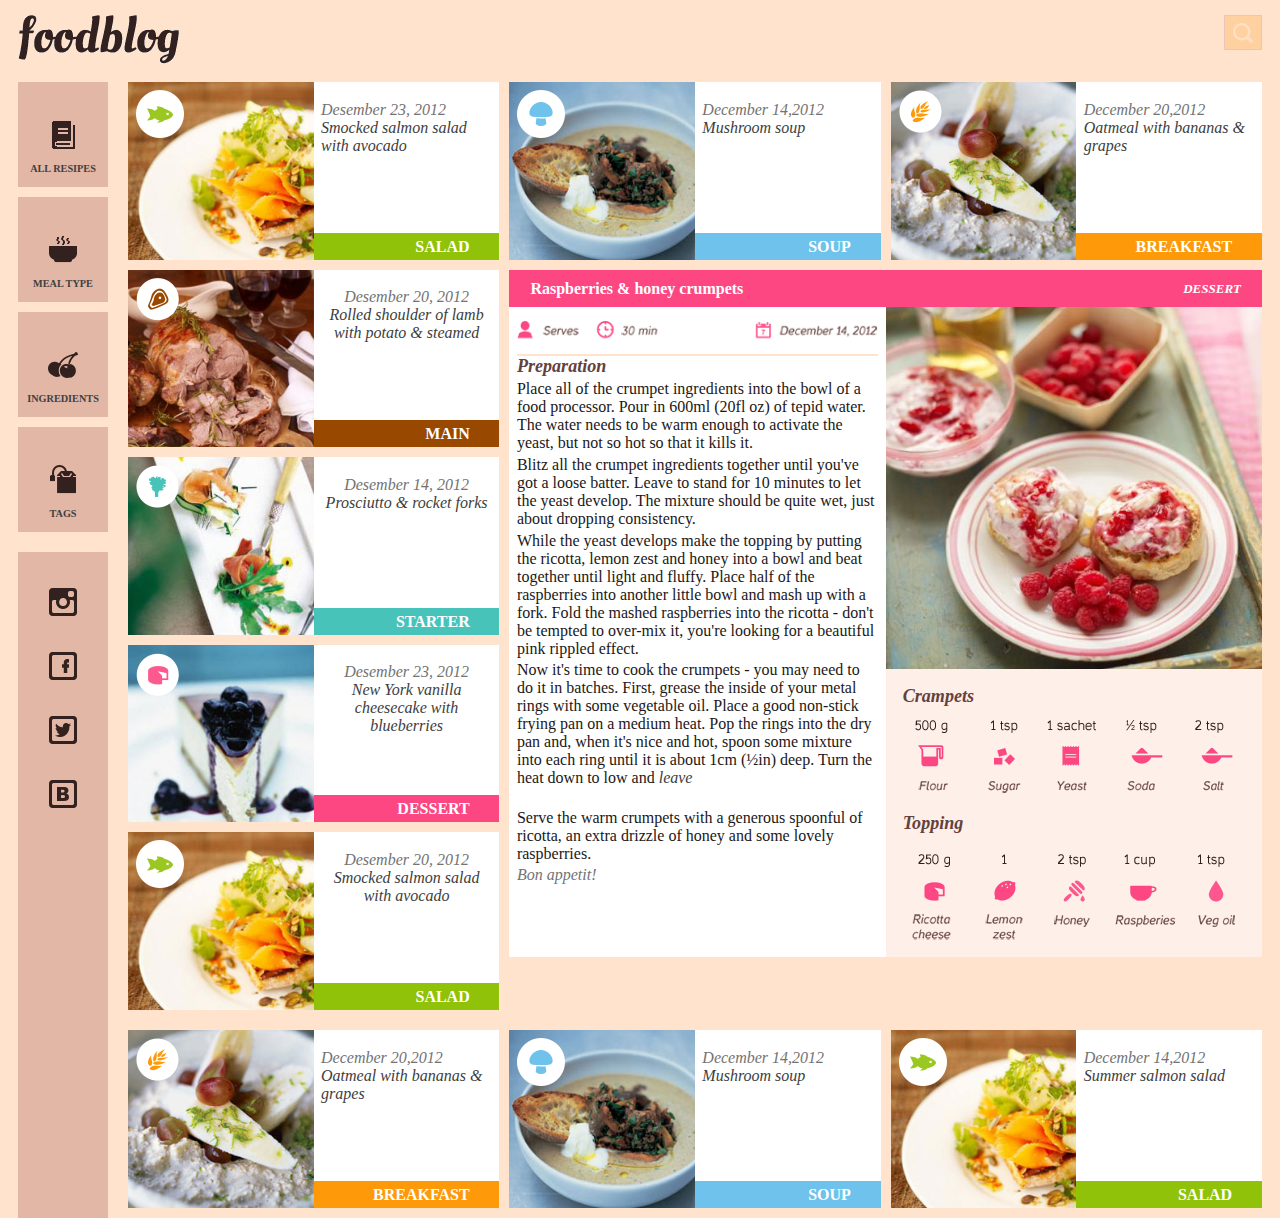
<file: foodblog/index.html>
﻿<!DOCTYPE html>
<html lang="en">
<head>
<meta http-equiv="Content-Type" content="text/html; charset=utf-8"/>
<meta name="viewport" content="width=device-width, initial-scale=1">
 <title>Food blog</title>
<LINK rel="stylesheet"  href="style/style.css" type="text/css"/> 
<LINK rel="stylesheet"  href="style/reset.css" type="text/css"/> 
<!--[if lt IE 9]>
	<script src="http://css3-mediaqueries-js.googlecode.com/files/css3-mediaqueries.js"></script>
	<script src="http://html5shim.googlecode.com/svn/trunk/html5.js"></script>
<![endif]-->
<script  src="http://ajax.googleapis.com/ajax/libs/jquery/1.9.0/jquery.min.js"></script>
<script>// <![CDATA[
$(document).ready(function(){
    $(".click").click(function(){
        $(".name").slideToggle("slow");
        return false;
    });
});
// ]]></script>

</head>
<body>
<div class="wr">
<header class="clearfix">
<div class="logo"><img src="images/logo.gif" alt=""></div>
<div class="inline">
<form class="contact" name="contact" action="#" method="get">
    <input type="text" class="name" name="name" placeholder="Поиск рецепта">
	 <input type="submit" value="" class="click">
 </form>
</div>
</header>
<div class="wrapper">
<div class="sidebar">
<div class="col-block-sidebar">
<div class="block-sidebar left_l">
   <h2>ALL RESIPES</h2>
    <p></p>
     <br />
     </div>
  
<div class="block-sidebar center_l">
    <h2>MEAL TYPE</h2>
     <p></p>
     <br />
     </div>
 
 <div class="block-sidebar center_r">
     <h2>INGREDIENTS</h2>
     <p></p>
     <br />
     </div>
 
 <div class="block-sidebar right">
  <h2>TAGS</h2>
     <p></p>
     <br />
     </div>
</div>
<div class="sidebar-soc-menu">
<ul>
<li><a href="#"><img src="images/s1.png" alt="" ></a></li>
<li><a href="#"><img src="images/s2.png" alt="" ></a></li>
<li><a href="#"><img src="images/s3.png" alt="" ></a></li>
<li><a href="#"><img src="images/s4.png" alt="" ></a></li>
  </ul>
 </div>

</div>
<div class="content">

<div class="row first clearfix">
<div class="block">
<div class="block-width clearfix">
<div class="block-left"><img src="images/fig1.jpg" alt=""></div>
<div class="product-img"><img src="images/salad.png" alt=""></div>
<div class="block-right">
<i>Desember 23, 2012</i><Br>
<a href="">Smocked salmon salad with avocado</a>
<div class="bottom-right salad"><h4>salad</h4></div>
</div>

</div>
</div>

<div class="block">
<div class="block-width  clearfix">
<div class="block-left"><img src="images/fig2.jpg"  alt=""></div>
<div class="product-img"><img src="images/soup.png" alt=""></div>
<div class="block-right">
<i>December 14,2012</i><Br>
<a href="">Mushroom soup</a>
<div class="bottom-right soup"><h4>soup</h4></div>
</div>
</div>
</div>

<div class="block">
<div class="block-width  clearfix">
<div class="block-left"><img src="images/fig3.jpg"  alt=""></div>
<div class="product-img"><img src="images/br.png" alt=""></div>
<div class="block-right">
<i>December 20,2012</i><Br>
<a href="">Oatmeal with bananas & grapes</a>
<div class="bottom-right br"><h4>breakfast</h4></div>
</div>
</div>
</div>
</div>




<article>
<div class="article-block clearfix">
<div class="top_pink"><H2>Raspberries & honey crumpets</H2>
<H3>dessert</H3></div>
<div class="article-left">
<div class="details"><img src="images/details.png"  alt=""></div>
<div class="text">
<H3 id="place">Preparation</H3>
<P>Place all of the crumpet ingredients into the bowl of a food processor.
 Pour in 600ml (20fl oz) of tepid water. 
The water needs to be warm enough to activate the yeast, 
but not so hot so that it kills it. </P>

<P>Blitz all the crumpet ingredients together until you've got a loose batter. 
Leave to stand for 10 minutes to let the yeast develop. 
The mixture should be quite wet, just about dropping consistency. </P>

<P>While the yeast develops make the topping by putting the ricotta, 
lemon zest and honey into a bowl and beat together until light and fluffy.
 Place half of the raspberries into another little bowl and mash up with a fork. 
 Fold the mashed raspberries into the ricotta - don't be tempted to over-mix it,
 you're looking for a beautiful pink rippled effect.  </P>



<p>Now it's time to cook the crumpets - you may need to do it in batches.
 First, grease the inside of your metal rings with some vegetable oil.
 Place a good non-stick frying pan on a medium heat. Pop the rings into 
 the dry pan and, when it's nice and hot, spoon some mixture into each ring
 until it is about 1cm (½in) deep. Turn the heat down to low and <a href="#ancor">leave</a>
 </P><Br>
 <p>
Serve the warm crumpets with a generous spoonful of ricotta, 
an extra drizzle of honey and some lovely raspberries.</p>

<i class="bon">Bon appetit!</i><br><br><br><br>
</div>
</div>

<div class="article-right">
<div class="article-right-bottom">

<div class='article-img'><img src='images/art_img.jpg'  alt=""></div>

<div class='components'>

<h3>Crampets</h3>
<div class="components-img"><img src="images/comp-img-top.png"  alt="">
</div>

<h3>Topping</h3>
<div class="components-img"><img src="images/comp-img-bottom.png" alt="">
</div>
</div>
</div>
</div>
</div>
</article>
<div class="row clearfix center-row">
<div class="col ">

<div class="block">
<div class="block-width  clearfix">
<div class="block-left"><img src="images/fig4.jpg"  alt=""></div>
<div class="product-img"><img src="images/main.png" alt=""></div>
<div class="block-right">
<i>Desember 20, 2012</i><Br>
<a href="">Rolled shoulder of lamb with potato & steamed</a>
<div class="bottom-right main"><h4>main</h4></div>
</div>
</div>
</div>


<div class="block">
<div class="block-width  clearfix">
<div class="block-left"><img src="images/fig5.jpg"  alt=""></div>
<div class="product-img"><img src="images/starter.png" alt=""></div>
<div class="block-right">
<i>Desember 14, 2012</i><Br>
<a href="">Prosciutto & rocket forks</a>
<div class="bottom-right starter"><h4>starter</h4></div>
</div>
</div>
</div>

<div class="block">
<div class="block-width  clearfix">
<div class="block-left"><img src="images/fig6.jpg"  alt=""></div>
<div class="product-img"><img src="images/dess.png" alt=""></div>
<div class="block-right">
<i>Desember 23, 2012</i><Br>
<a href="">New York vanilla cheesecake with blueberries</a>
<div class="bottom-right dessert"><h4>dessert</h4></div>
</div>
</div>
</div>

<div class="block">
<div class="block-width  clearfix">
<div class="block-left"><img src="images/fig1.jpg"  alt=""></div>
<div class="product-img"><img src="images/salad.png" alt=""></div>
<div class="block-right">
<i>Desember 20, 2012</i><Br>
<a href="">Smocked salmon salad with avocado</a>
<div class="bottom-right salad"><h4>salad</h4></div>
</div>
</div>
</div>
</div>
</div>


<div class="row clearfix">
<div class="block">
<div class="block-width  clearfix">
<div class="block-left"><img src="images/fig3.jpg"  alt=""></div>
<div class="product-img"><img src="images/br.png" alt=""></div>
<div class="block-right">
<i>December 20,2012</i><Br>
<a href="">Oatmeal with bananas & grapes</a>
<div class="bottom-right br"><h4>breakfast</h4></div>
</div>
</div>
</div>

<div class="block">
<div class="block-width  clearfix">
<div class="block-left"><img src="images/fig2.jpg"  alt=""></div>
<div class="product-img"><img src="images/soup.png" alt=""></div>
<div class="block-right">
<i>December 14,2012</i><Br>
<a href="">Mushroom soup</a>
<div class="bottom-right soup"><h4>soup</h4></div>
</div>
</div>
</div>

<div class="block">
<div class="block-width  clearfix">
<div class="block-left"><img src="images/fig1.jpg"  alt=""></div>
<div class="product-img"><img src="images/salad.png" alt=""></div>
<div class="block-right">
<i>December 14,2012</i><Br>
<a href="">Summer salmon salad</a>
<div class="bottom-right salad"><h4>salad</h4></div>
</div>
</div>
</div>

<div class="block toggle">
<div class="block-width  clearfix">
<div class="block-left"><img src="images/fig3.jpg"  alt=""></div>
<div class="product-img"><img src="images/br.png" alt=""></div>
<div class="block-right">
<i>December 20,2012</i><Br>
<a href="">Oatmeal with bananas & grapes</a>
<div class="bottom-right br"><h4>breakfast</h4></div>
</div>
</div>
</div>
</div>

</div>

</div>
</div>
</body>
</html>
</file>
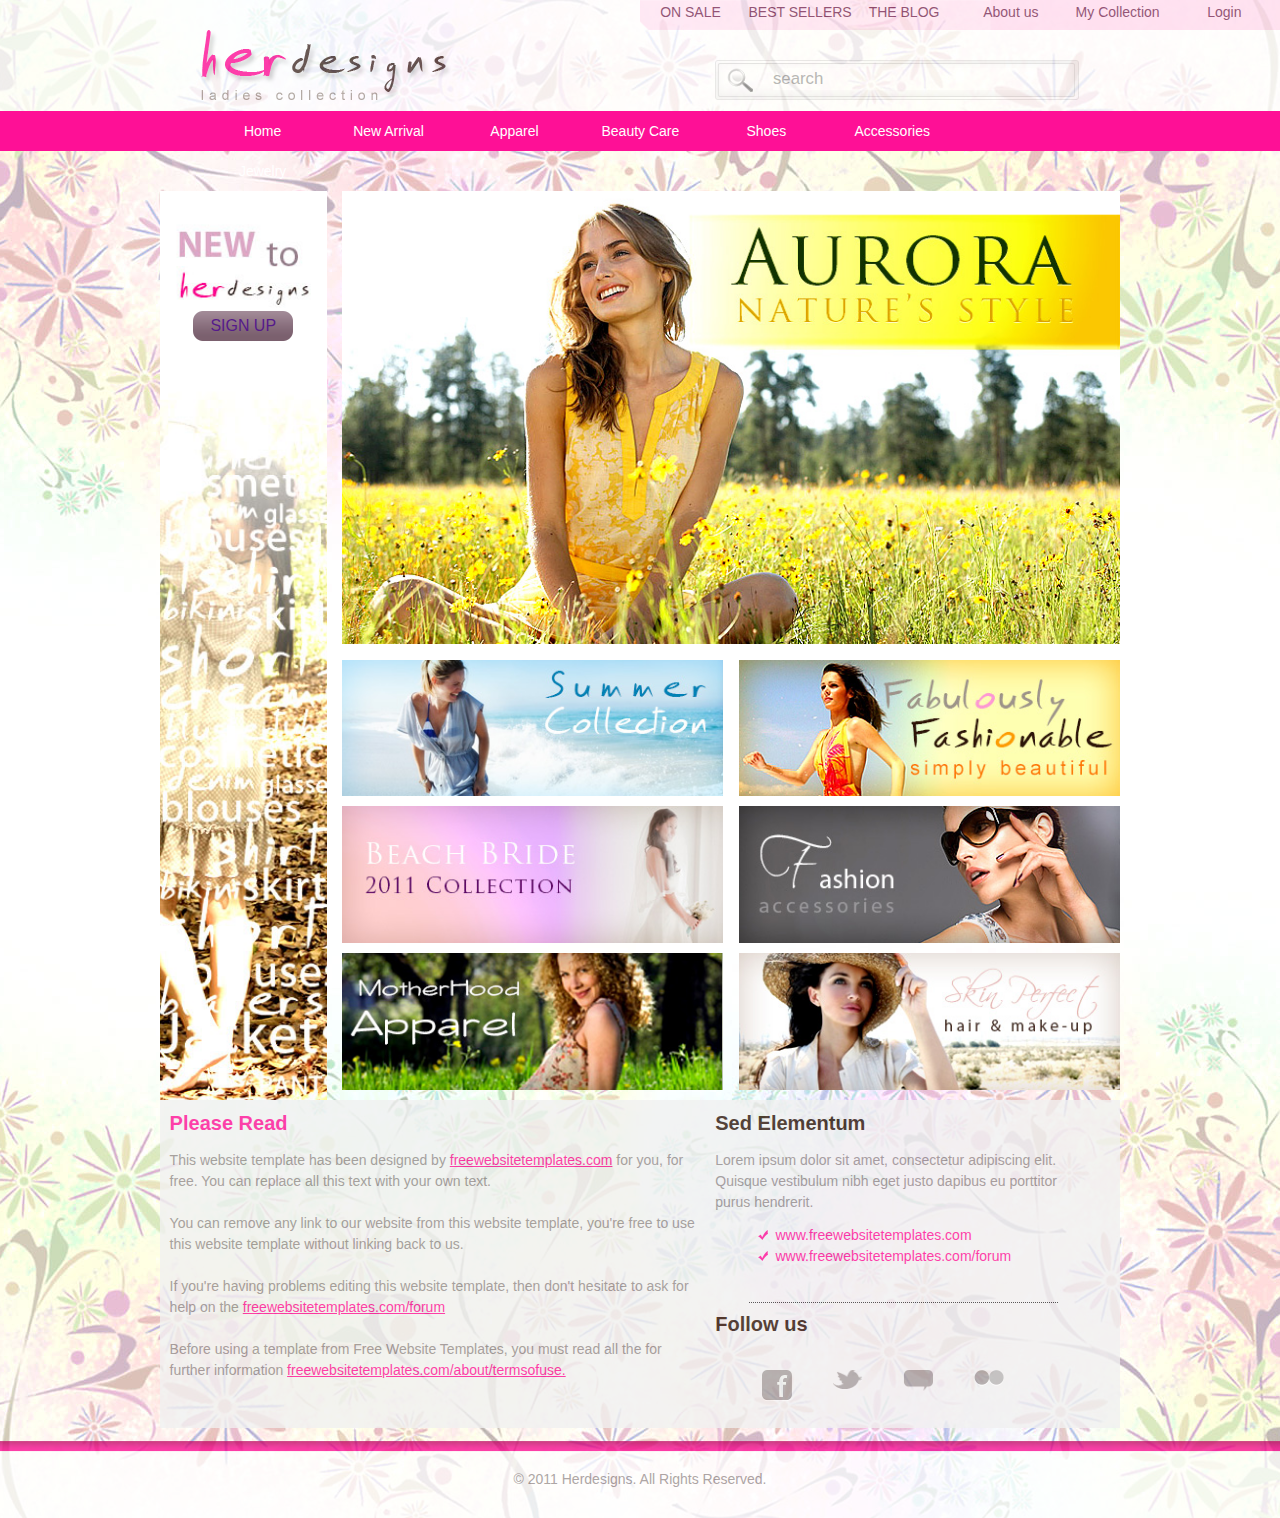
<file: her-designs/index.html>
﻿<!DOCTYPE html>
<html>
<head>
<meta http-equiv="Content-Type" content="text/html; charset=utf-8"/>
<meta name="viewport" content="width=device-width, initial-scale=1">
<title>Her disigns</title>
<LINK rel="stylesheet"  href="style/style.css" type="text/css"/> 
<!--[if lt IE 9]>
	<script src="http://css3-mediaqueries-js.googlecode.com/files/css3-mediaqueries.js"></script>
	<script src="http://html5shim.googlecode.com/svn/trunk/html5.js"></script>
<![endif]-->
</head>
<body>
<div class="wrapper">
<header>

<div class="header-menu-block">
<ul>
<li><a href="#" class="d" class="current">on sale</a></li>
<li><a href="#" class="d">best sellers</a></li>
<li><a href="#" class="d">the blog</a></li>
<li><a href="#">About us</a></li>
<li><a href="#">My Collection</a></li>
<li><a href="#">Login</a></li>
</ul>
</div>


<div class="logo"><img src="images/logo.png" alt=""></div>

<div class="inline">
<label>
  <form class="contact" name="contact" action="#" method="get">
    <input type="text" class="name" name="name" value="search" placeholder="">
	<input type="submit" value="" class="click">
 </form>
</label>
</div>
<div class="inline-toggle"><a></a></div>
</header>
<div class="clearfix"></div>
<div class="nav-menu clearfix">
<ul>
<li><a href="#">Home</a></li>
<li><a href="#">New Arrival</a></li>
<li><a href="#">Apparel</a></li>
<li><a href="#">Beauty Care</a></li>
<li><a href="#">Shoes</a></li>
<li><a href="#">Accessories</a></li>
<li><a href="#">Jewelry</a></li>
</ul>
</div>

<div class="main">
<div class="center-contein">
<div class="sidebar">
<button class="s-center"><a href="">sign up</a></button>
</div>

<div class="center-img">
<div class="baner">
<img src="images/center.jpg" alt="">
</div> 
<div class="row clearfix">
<div class="block-img left"><div class="block-img-cont"><a href=""><img src="images/fig1-left.jpg" alt=""></a></div></div>
<div class="block-img right"><div class="block-img-cont"><img src="images/fig1-right.jpg" alt=""></div></div>

<div class="block-img left"><div class="block-img-cont"><img src="images/fig2-left.jpg" alt=""></div></div>
<div class="block-img right"><div class="block-img-cont"><img src="images/fig2-right.jpg" alt=""></div></div>

<div class="block-img left"><div class="block-img-cont"><img src="images/fig3-left.jpg" alt=""></div></div>
<div class="block-img right"><div class="block-img-cont"><img src="images/fig3-right.jpg" alt=""></div></div>
</div>
</div> 
</div>  
 <article class="clearfix">
<div class="block-left">
<h3>Please Read</h3>
<p>This website template has been designed by <a href="">freewebsitetemplates.com</a>
for you, for free. You can replace all this text with your own text.</p><br>
<p>You can remove any link to our website from this website template, you're free
 to use this website template without linking back to us.</p><br>
<p>If you're having problems editing this website template, then don't
 hesitate to ask for help on the <a href="">freewebsitetemplates.com/forum</a>
</p><br>
<p>Before using a template from Free Website Templates, you must read all
 the for further information  <a href="">freewebsitetemplates.com/about/termsofuse.</a></p>   
</div>
<div class="block-right">
<h2>Sed Elementum</h2>
<p>Lorem ipsum dolor sit amet, consectetur adipiscing elit.
 Quisque vestibulum nibh eget justo dapibus eu porttitor
 purus hendrerit.</p> 
 <div class="block-a">
<ul>
<li><a href="#">www.freewebsitetemplates.com</a></li>
<li><a href="#">www.freewebsitetemplates.com/forum</a></li>
</ul>
</div>
<h2>Follow us</h2>
<div class="cosial">
<ul>
<li><a href="#"><img src="images/s1.png" alt="" ></a></li>
<li><a href="#"><img src="images/s2.png" alt="" ></a></li>
<li><a href="#"><img src="images/s3.png" alt="" ></a></li>
<li><a href="#"><img src="images/s4.png" alt="" ></a></li>
</ul>
</div>
</div>
</article>
</div>
<!--<div class="border-line"></div>-->
<footer>
<p>&copy; 2011 Herdesigns. All Rights Reserved.</p>
</footer>

</div>
</body>
</html>
</file>
<file: foodblog/style/style.css>
﻿

.clearfix::after{content:"";
display:table;clear:both;}


i{color:#737373;font-size:0.88em;font-family: 'Casper', Regular;}
h{color:#ffffff;font-size:1.49em;font-family: 'Casper', Regular;}
h3, a{color:#3d3d3d;font-size:1.13em;font-family: 'Casper', bold;font-style:italic;}
h4{color:#ffffff;font-size:0.81em;font-family: 'Casper', regular;width:100%;}
p{color:#1c1717;font-size:1.0em;font-family: 'Casper', regular;}
html{height:100%;}
body{max-width:1380px;min-width:320px;width:100%; height:100%;box-sizing:border-box;
padding: 5px 17px;margin:0 auto;color:#1c1717;font-size: 18px;}
.wr{min-height: 100%;
height: auto !important;
height: 100%;overflow:hidden;margin:0 auto;padding:0 18px;background-color:#ffe3cc;}
.wrapper{position:relative;width:100%; color: #404040;text-align: left;

font-family: 'Casper', Regular;box-sizing:border-box;}
header{width:100%;height:82px;box-sizing:border-box;line-height:82px;
}

.logo{width:161px;height:49px;float:left;margin-right:30%;}
header img{width:161px;height:49px;padding-top:15px;}
.inline{width:auto;height:33px;float:right;border:1px solid #f0c3b8;margin-top:15px;}
input[type="text"]{width:160px;height:33px;border:none;padding-left:3px;
float:left;background-color:#ffffff;font-family: 'Casper', Regular;
   -webkit-appearance: none;
  -moz-appearance: none;
  appearance: none;display:none;
}

a{cursor:pointer;text-decoration:none;}
.send{width:20px;height:20px;padding: 20px 20px;margin: 0px;background:#d39e90;}

input[type="submit"]{width:36px;height:33px;font-family: 'Casper', Regular;font-size: 1em;
 -webkit-appearance: none;background:#ffd0a0 url(../images/find.png) no-repeat center center;border:none;
  -moz-appearance: none;padding:0;
  appearance: none;
  float:right;}

.content{height:100%;
    width:100%; box-sizing:border-box;
	 display: block;
  padding-left:100px;}
.sidebar{width:90px;margin-right:10px;min-height:100%;
position:absolute;top:0px;left:0px;background-color:#e3b7a6;
 
   }
 .col-block-sidebar{width:90px;height:auto;background-color:#ffe3cc;padding-bottom:10px;}
.block-sidebar{ border:none;z-index:100;
     margin: 0px auto; margin-bottom: 10px;
    display: block;
    width: auto;
  height: 105px;
    padding:0px;
    background: #e3b7a6;
    line-height: 113px;
	text-align:center;
	vertical-align:bottom;
}
.block-sidebar h2{ font-size:0.64em;white-space: nowrap;margin-top:30px;
    overflow: hidden; vertical-align: bottom; display:inline-block;
}
.left_l{background:url(../images/i1.png)center center no-repeat #e3b7a6;}
.center_l{background:url(../images/i2.png) center center no-repeat #e3b7a6;}
.center_r{background:url(../images/i3.png) center center no-repeat #e3b7a6;}
.right{background:url(../images/i4.png) center center no-repeat #e3b7a6;}
.left_l:hover{background:url(../images/i1_pink.png) center center no-repeat #33211f;}
.center_l:hover{background:url(../images/i2_pink.png) center center no-repeat #33211f;}
.center_r:hover{background:url(../images/i3_pink.png) center center no-repeat #33211f;}
.right:hover{background:url(../images/i4_pink.png) center center no-repeat #33211f;}
.block-sidebar:hover{  cursor: pointer;}


.sidebar-soc-menu{ margin: 0px auto;padding-top: 0px;
    width: 90px;
  height: 100%;
   
    }
.sidebar-soc-menu ul{list-style:none;padding-top:18px;}
.sidebar-soc-menu li{padding:18px;text-align:center;}
..sidebar-soc-menu li a{display:block; width: 90px;padding:40px;text-align:center;}
li a img{width: 28px;height:28px;}
li a img:hover{background-color:#ffe3cc;}

/* --------------- menu/ --------------- */

.row{width:100%;height:auto;padding-left:0; box-sizing:border-box;
}
.block{width:33.33%;max-height:193px;height:100%;padding-left:10px;margin-bottom:10px;
float:left;box-sizing:border-box;}


.block-width{position:relative;width:100%;background-color:#ffffff;max-height:193px;height:100%;}
.block-left{width:50%;height:auto;max-height:193px;z-index:100;}
.block-width:hover{cursor:pointer;background-color:rgba(255, 255, 255, .9);}
.block-left img{max-width:100%;width:100%;height:auto;float:left;z-index:100;overflow:hidden;}
.product-img img{position:absolute;top:8px;left:8px;z-index:100;}
.block-right{width:50%;float:right;padding:20px;padding:2%;padding-top:5%;box-sizing:border-box;overflow:hidden;}
.block-right a:hover{border-bottom:1px solid;}
.bottom-right{position:absolute;bottom:0px;right:0px;z-index:0;width:50%;height:27px;text-align:right;
line-height:27px;
padding-right:8%;box-sizing:border-box;overflow:hidden;}

.bottom-right h4{text-transform:uppercase;}

.salad{background-color:#8fc209;}
.soup{background-color:#6ec2eb;}
.br{background-color:#fe9a09;}
.main{background-color:#994800;}
.starter{background-color:#47c3b9;}
.dessert{background-color:#fc4783;}

.toggle{display:none;}

.center-row{height:100%;width:auto;padding-right:66.66%;box-sizing:border-box;}
.col{width:auto;text-align:center;vertical-align:middle;height:100%;
margin-bottom:10px;float:left;box-sizing:border-box;}
.block-col{width:100%;margin-right:0;clear:both;}
.col .block{width:100%;margin-right:0;}


article{width:66.66%;height:auto;
box-sizing:border-box;float:right;}
.article-block{ width:auto;height:auto;background-color:#ffffff;margin-bottom:10px;margin-left:10px;}
.article-left{width:50%;padding-bottom:10px;float:left;padding:1%;box-sizing:border-box;background-color:#ffffff;}
.article-right{width:50%;float:right;background-color:#ffefe9;}

.article-right-bottom{width:100%;height:100%;}
.details{width:100%;height:100%;padding-top:2%;
box-sizing:border-box;border-bottom:2px solid #FFE3CC;}
.details img{max-width:100%;}
.text{width:100%;text-align:left;box-sizing:border-box;overflow:hidden;}
.text h3{color:#63413d;font-size:1.13em;font-family: 'Casper', bold;}
.text h3, .text p{margin-bottom:1%;}
.bon{margin-bottom:1%;}
.top_pink{width:100%;height:37px;line-height:37px;
padding:0 21px;background-color:#fc4783;box-sizing:border-box;
}
.top_pink H2{float:left;color:#fff;}
.top_pink H3{float:right;color:#fff;font-size:13px;vertical-align:middle;text-transform:uppercase;}

.components{width:100%;height:50%;
padding:17px;background-color:#ffefe9;box-sizing:border-box;}
.components h3{color:#63413d;font-size:1.13em;font-family: 'Casper', bold;}
.components-img{max-width:100%;width:100%;text-align:center;}
.components-img img{max-width:100%;height:auto;}
.article-img{max-width:100%;width:100%;max-height:442px;height:50%;padding-right:1%;}
.article-img img{max-width:100%;}









.past_2{
  width: 1400px;height:120px;
  margin: 0px 0px 20px 20px; padding:0px;float: right;background-color:#fff;
}
#past_2_left{float:left;margin: 0px;}
#past_2_center{float:left;margin: 0px;}
#past_2_right{float:right;margin: 0px;}













/* Код для подключения шрифта в /css/style.css */
/* font-family: "CasperRegular"; */
@font-face {
    font-family: "CasperRegular";
    src: url("../fonts/CasperRegular/CasperRegular.eot");
    src: url("../fonts/CasperRegular/CasperRegular.eot?#iefix")format("embedded-opentype"),
    url("../fonts/CasperRegular/CasperRegular.woff") format("woff"),
    url("../fonts/CasperRegular/CasperRegular.ttf") format("truetype");
    font-style: normal;
    font-weight: normal;
}
/* font-family: "CasperBold"; */
@font-face {
    font-family: "CasperBold";
    src: url("../fonts/CasperBold/CasperBold.eot");
    src: url("../fonts/CasperBold/CasperBold.eot?#iefix")format("embedded-opentype"),
    url("../fonts/CasperBold/CasperBold.woff") format("woff"),
    url("../fonts/CasperBold/CasperBold.ttf") format("truetype");
    font-style: normal;
    font-weight: normal;
}
/* font-family: "CasperItalic"; */
@font-face {
    font-family: "CasperItalic";
    src: url("../fonts/CasperItalic/CasperItalic.eot");
    src: url("../fonts/CasperItalic/CasperItalic.eot?#iefix")format("embedded-opentype"),
    url("../fonts/CasperItalic/CasperItalic.woff") format("woff"),
    url("../fonts/CasperItalic/CasperItalic.ttf") format("truetype");
    font-style: normal;
    font-weight: normal;
}
/* font-family: "CasperBoldItalic"; */
@font-face {
    font-family: "CasperBoldItalic";
    src: url("../fonts/CasperBoldItalic/CasperBoldItalic.eot");
    src: url("../fonts/CasperBoldItalic/CasperBoldItalic.eot?#iefix")format("embedded-opentype"),
    url("../fonts/CasperBoldItalic/CasperBoldItalic.woff") format("woff"),
    url("../fonts/CasperBoldItalic/CasperBoldItalic.ttf") format("truetype");
    font-style: normal;
    font-weight: normal;
}
.sidebar-toggle {
display: none;z-index:1000;
position: absolute;right:15%;top:-69px;
width:34px;
height:34px;
background:url(../images/icon-menu.png) center center no-repeat #e3b7a6;
cursor: pointer;
}

@media screen and (max-width:1150px) {	
.block a{font-size:1.0em;text-align:left;}
.article-left{width:60%;}
.article-right{width:40%;}

}
@media screen and (max-width:1050px) {	
.block-col{margin-bottom:15%;border:solid;}
}
@media screen and (max-width:1005px) {	
/*.block a{font-size:0.9em;}
i{font-size:0.7em;}*/
}
@media screen and (max-width:950px) {
.first .block:nth-child(3){display:none;}
.block, .col .block{width:50%;}
.toggle{display:block;}
	.center-row{height:auto;width:100%;padding-right:0;clear:both;}
.col{width:100%;text-align:center;height:auto;
clear:both;margin-bottom:0px;}
	article{width:100%;height:auto;clear:both;}

.text{height:100%;}
.article-left{width:100%;}	
.article-right{clear:both;width:100%;}
.article-img img{float:left;width:50%;height:auto;overflow:hidden;}
.components{float:right; width:50%;}

/*.block-right{padding:1%;}*/
}
@media screen and (max-width:880px) {
/**/
}
@media screen and (max-width:819-px) {
article{display:block;width:100%;margin-bottom:1%;
clear:both;}
.center-row{width:100%;display:block;margin:o auto;text-align:center;}
.col{display:block;width:100%;}
.block-col{display:inline-block;width:32%;float:left;}

}
@media screen and (max-width:778px) {
/*.sidebar-toggle{display:block;}
.sidebar{display:none;}*/

.sidebar{width:100%;margin-right:0;min-height:60px; height:auto;padding:0;margin:0;
position:static;margin-bottom:10px;text-align:left;
overflow:hidden;
   }
 .col-block-sidebar{width:90%;height:60px;padding-bottom:0px;box-sizing:border-box;}
.block-sidebar{display:inline-block; width: 24%;height:60px; 
line-height: 50px;margin-right:-0.34px;vertical-align:middle;}
.block-sidebar h2{ margin-top:27px;}
.wr{position:relative;}
.sidebar-soc-menu{position:absolute;top:0px;right:2%;width: auto;
   height: 60px;z-index:1000;
}

.sidebar-soc-menu ul {
	width: 33px;
    min-height: 60px;
   background:url(../images/icon-menu.png) center center no-repeat;
    cursor: pointer;
	}
	
.sidebar-soc-menu  li{width:50px;height:auto;display:none;}
.sidebar-soc-menu  ul li a {
	 display: block;
		padding: 5px 5px;
		text-align: center;
		box-sizing:border-box;
	}

	
 /* при наведении на пункты меню */
	.sidebar-soc-menu  ul:hover {
		height:auto;
		background-color:#E3B7A6;
		background-image:none;
filter: alpha(opacity=50);
	}
	.sidebar-soc-menu ul:hover li {
		
		display: block;
		margin: 0;padding:5px;
		background-color:#E3B7A6;
		background-image:none;
		box-sizing:border-box;
		cursor:pointer;
	}
.sidebar-soc-menu ul:hover li:hover {
		
	 border-bottom: 1px solid #f0c3b8;box-sizing:border-box;
	}	
.sidebar-soc-menu li a:hover {
    border-right: none;
}	





.sidebar-soc-menu ul{padding-top:0;margin:0 auto;}
.sidebar-soc-menu ul li{float:left;}
.content{padding-left:0px;}
.block-right{line-height:0.8em;}
.block-right a{font-size:0.8em;margin-top:3px;line-height:1.3;}
.bottom-right{height:25px;line-height:25px;}
.bottom-right h4{font-size:0.6em;}


}
@media screen and (max-width:550px) {
input[type="text"]{width:120px;height:25px;}
input[type="submit"]{height:25px;width:25px;}
.inline{height:25px;margin-top:23px;}
.logo{width:150px;height:auto;margin-right:20%;}
}
@media screen and (max-width:520px) {
.text p{font-size:0.7em;}

.block{padding-left:0px;}
.center-row{padding-right:0;}
.article-block{margin-left:0px;}	
.col, .row{margin:0 auto;padding:0;margin:0;}
.block, .col .block{width:100%;height:auto;}
.block-width{overflow:hidden;}
.block-right{line-height:0.8em;}
.block-right a{font-size:1.13em;margin-top:3px;line-height:1.3;}
.bottom-right{height:27px;line-height:27px;}
.bottom-right h4{font-size:0.81em;}
i{font-size:0.88em;}
}
@media screen and (max-width:450px) {
	 .col-block-sidebar{width:80%;}
	 .block-sidebar{width: 23%;}
	 .block-sidebar h2{font-size: 0.45em;}
	 .logo{width:110px;height:auto;margin-right:10%;}
	 .logo img{width:110px;height:auto;padding-top:21px;}
}
@media screen and (max-width:345px) {
}
	
@media screen and (max-width:330px) {

.text p{font-size:0.8em;}
.sidebar-soc-menu{right:0%;}

 .col-block-sidebar{width:90%;}
.center_r{margin-right:0;}

 .logo{width:100px;height:auto;margin-right:8%;}
	.logo img{width:100px;height:auto;padding-top:23px;}

}
</file>
<file: her-designs/style/style.css>
﻿html, body, div, span, h1, h2, h3, h4, h5, h6, p, em, img, strong, sub, sup, b, u, i, dl, dt, dd, ol, ul, li, fieldset, form, label, table, tbody, tfoot, thead, tr, th, td, article, aside, canvas, details, figcaption, figure, footer, header, hgroup, menu, nav, section, summary, time, mark, audio, video {
    margin: 0;
    padding: 0;
    border: 0;
    outline: 0;
    vertical-align: baseline;
    background: transparent;
    font-size: 100%;
}
a {
    margin: 0;
    padding: 0;
    font-size: 100%;
    vertical-align: baseline;
    background: transparent;
    outline: none;
}
img {
    vertical-align: top;
}
 input, select, button, textarea {
    margin: 0;
    font-size: 100%;
    outline: none;
}
article, aside, details, figcaption, figure, footer, header, hgroup, menu, nav, section {
    display: block;
}
nav ul {
    list-style: none;
}
a {
    cursor: pointer;
    text-decoration: none;
}
.clearfix::after {
    content: "";
    display: table;
    clear: both;
}
Для Ie8.clearfix::after {
    content: "";
    display: table;
    clear: both;
}
html {
    height: 100%;
}
body {
    min-width: 320px;
    width: 100%;
    height: 100%;
    box-sizing: border-box;
    background: url(../images/bg-top.jpg) no-repeat top center;
    margin: 0 auto;
    font-size: 14px;
}
.wrapper {
    width: 100%;
    margin: 0 auto;
    height: auto !important;
    text-align: left;
    box-sizing: border-box;
    position: relative;
    min-height: 100%;
    overflow: hidden;
    background: url(../images/bg-bottom.jpg) no-repeat bottom center;
}
h3 {
    font-family: Arial, Regular;
    color: #fe1096;
    font-size: 1.43em;
    padding-bottom: 16px;
}
h2 {
    font-family: Arial, Regular;
    color: #2e1408;
    font-size: 1.43em;
    padding-bottom: 16px;
}
p {
    font-family: Arial, Regular;
    color: #938a8a;
    font-size: 1em;
}
a {
    font-family: Arial, Regular;
    font-size: 1em;
}
header {
    width: 100%;
    height: 111px;
    padding: 0px 15.7%;
    box-sizing: border-box;
    margin: 0px auto;
    background-color: #ffffff;
    filter: alpha(Opacity=75);
    -moz-opacity: 0.75;
    -khtml-opacity: 0.75;
    opacity: 0.75;
}
.logo {
    width: 251px;
    height: 70px;
    float: left;
    margin-top: 0px;
}
header img {
    width: 251px;
    height: 70px;
    padding-top: 30px;
}
.header-menu-block {
    width: 50%;margin-left:20%;
    height: 30px;
    position: absolute;
    top: 0;
    right: 0%;
    
}
.header-menu-block ul{
    width: 100%;
    height: 30px;
	background: url(../images/headermenu-bg.png) no-repeat top center;
    background-size: cover;
}
.header-menu-block ul {
   
    list-style: none;
    height: 30px;
    box-sizing: border-box;
}
.header-menu-block li {
    width: 16.2%;
    height: 30px;
    text-align: center;
    display: inline;
    display: inline-block;
    margin-left: -0.4px;
    white-space: nowrap;
    box-sizing: border-box;
}
.header-menu-block li a {
    display: block;
    padding: 4px;
    padding-left: 2%;
    text-align: center;
    color: #711c4c;
    font-size: 1em;
}
.d {
    text-transform: uppercase;
}
.d:nth-child(2) {
    font-size: 0.8em;
}
.header-menu-block li a:hover {
    height: 30px;
    color: #711c4c;
    border-right: 1px #ffffff solid;
}
.header-menu-block li a:active {
    height: 30px;
    color: #711c4c;
    background-color: #ffffff;
}
.inline {
    float: right;
    max-width: 364px;
    width: 100%;
    margin-top: 60px;
    height: auto;
    max-height: 40px;
    background: url(../images/seach-bg.png) no-repeat left center;
    box-sizing: border-box;
    line-height: 40px;
    background-size: cover;
    text-align: center;
}
input[type="submit"] {
    display: block;
    width: 40px;
    height: 40px;
    font-size: 1em;
    margin-left: 5px;
    -webkit-appearance: none;
    background: url(../images/seach.png) no-repeat center center;
    border: none;
    float: left;
    -moz-appearance: none;
    appearance: none;
    cursor: pointer;
}
input[type="text"] {
    width: 80%;
    height: auto;
    border: none;
    background-color: none;
    padding-left: 0px;
    color: #a2a2a2;
    font-size: 1.2em;
    -webkit-appearance: none;
    -moz-appearance: none;
    appearance: none;
}
 .nav-menu {
    width: 100%;
    padding: 0px 15.6%;
    height: 40px;
    background-color: #fe1096;
    box-sizing: border-box;
    white-space: nowrap;
}
.nav-menu ul {
    width: 100%;
    list-style: none;
}
.nav-menu li {
    width: 14.3%;
    text-align: center;
    float: left;
}
.nav-menu li a {
    display: block;
    color: #ffffff;
    font-size: 1em;
    line-height: 40px;
}
.content {
    float: right;
    height: 100%;
    min-width: 500px;
    max-width: 1380px;
    width: 100%;
    box-sizing: border-box;
    display: block;
    padding-left: 117px;
}
 .main {
	padding-bottom:77px; 
    max-width: 960px;
    width: 100%;
	margin: 1% auto;
 box-sizing: border-box;
}
 .center-contein {
    display: table;
    width: 100%;
    height: auto;
    text-align: right;
}
.sidebar {
    width: 17%;
    max-height: 900px;
    height: 100%;
    text-align: center;
    display: table-cell;
    background: url(../images/sidebar-block.jpg) no-repeat top center;
    background-size: cover;
}
.s-center {
    margin-top: 120px;
    background: url(../images/button-sidebar.png) no-repeat center center;
    width: 100px;
    height: 30px;
}
button {
    border: none;
    color: #e2bfd3;
    font-size: 1.14em;
    text-transform: uppercase;
}
button:hover {
    border: none;
    color: #f00188;
    cursor: pointer;
}
.center-img {
    display: table-cell;
    width: 81%;
    max-height: 900px;
    margin: 0 auto;
    margin-left: 2%;
    vertical-align: top;
    box-sizing: border-box;
}
.baner {
    max-width: 790px;
    width: 98%;
    margin-bottom: 2%;
    margin-left: 2%;
    vertical-align: top;
}
.baner img {
    max-width: 100%;
}
.row {
    width: 100%;
}
.block-img {
    width: 48%;
    max-height: 140px;
    height: auto;
    margin-bottom: 10px;
    margin-left: 2%;
}
.baner:hover {
    filter: gray;
    -webkit-filter: grayscale(1);
}
.block-img:hover {
    filter: gray;
    -webkit-filter: grayscale(1);
}
.block-img: last-child {
    margin-bottom: 0px;
}
.block-img-cont {
    max-width: 390px;
    width: 100%;
    height: auto;
    vertical-align: middle;
    text-align: center;
}
.block-img-cont img {
    max-width: 100%;
}
.left {
    float: left;
}
.right {
    float: right;
}
article {
    width: 100%;
    clear: both;
    height: auto;
    background: #ffffff url(../images/grad-art.png) top center;
    background-size: cover;
    padding: 1.4% 1% 3%;
    box-sizing: border-box;
    filter: alpha(Opacity=80);
    -moz-opacity: 0.8;
    -khtml-opacity: 0.8;
    opacity: 0.8;
}
.block-left {
    width: 58%;
    float: left;
    box-sizing: border-box;
    line-height: 1.5em;
    padding-right: 2%;
}
.block-left a {
    color: #fe1096;
    font-size: 1em;
    text-decoration: underline;
}
.block-right {
    width: 42%;
    float: right;
    box-sizing: border-box;
    line-height: 1.5em;
    padding-right: 2%;
}
.block-a {
    width: 75%;
    margin: 3% auto;
    padding-left: 30px;
    padding-left: 7%;
    padding-bottom: 35px;
    border-bottom: 1px #333333 dotted;
}
.block-a ul {
    width: 100%;
    list-style-image: url(../images/znak.png);
}
.block-a li {
    text-decoration: none;
}
.block-a li a {
    text-align: left;
    color: #fe1096;
    font-size: 1em;
}
.cosial {
    width: 75%;
    margin: 5% auto;
}
.cosial ul {
    width: 100%;
    list-style: none;
}
.cosial ul li {
    float: left;
    width: 25%;
    height: 30px;
}
.cosial ul li a img {
    width: 30px;
    height: auto;
    text-align: left;
}
footer {
	position:absolute;bottom:0;left:0;
    width: 100%;
    height: 77px;
    line-height: 77px;
    box-sizing: border-box;
    text-align: center;
    margin: 0 auto;
    background: #ffffff url(../images/grad.png) repeat-x top center;
    filter: alpha(Opacity=75);
    -moz-opacity: 0.75;
    -khtml-opacity: 0.75;
    opacity: 0.75;
}
footer p {
    margin: 0 auto;
}
.inline-toggle {
    display: none;
    z-index: 1000;
    position: absolute;
    right: 15.7%;
    top: 60px;
    width: 40px;
    height: 40px;
    border: 1px solid #efefef;
    background: #ffffff url(../images/seach.png) center center no-repeat;
    cursor: pointer;
}

@media screen and (max-width: 1300px) {
    .header-menu {
    width: 70%;
}
@media screen and (max-width: 1160px) {
   .header-menu-block {
    width: 70%;margin-left:0%;
}
}
@media screen and (max-width: 920px) {
    .block-aa li a {
    font-size: 0.9em;
}
}
@media screen and (max-width: 890px) {
    .inline-toggle {
    display: block;
}
.inline {
    display: none;
}
.block-left a {
    font-size: 0.8em;
}
p {
    font-size: 0.9em;
}
.block-a {
    padding-left: 5%;
    padding-bottom: 25px;
}
}
@media screen and (max-width: 824px) {
    .logo {
    margin-top: 10px;
}
header img {
    width: 200px;
    height: auto;
}
.header-menu {
    width: 90%;
    position: absolute;
    top: 0;
    right: 5%;
}
.inline-toggle {
    right: 5%;
}
}
@media screen and (max-width: 800px) {
	.header-menu-block {
    width: 100%;
}
    .header-menu-block li a {
    font-size: 0.85em;
    width: 80px;
    height: 24px;
}
button {
    font-size: 0.9em;
}
.nav-menu {
    width: 100%;
    padding: 0 3%;
}
.nav-menu li a {
    font-size: 0.85em;
}
.block-a {
    width: 85%;
    padding-left: 0%;
}
.block-a li a {
    font-size: 0.8em;
}
}
@media screen and (max-width: 778px) {
    .sidebar-toggle {
    display: block;
}
.s-center {
    background: url(../images/button-sidebar-small.png) no-repeat center center;
    width: 80px;
    height: 24px;
	
}
}
@media screen and (max-width: 680px) {
    .center-contein {
    width: 100%;
    display: block;
}
article{position: relative;}
.sidebar {width:100%;
    position: absolute;height: 24px;
    bottom:230px;left:50%;
    display: block;
    background-image: none;
}
.block-a{position:relative;margin-bottom:50px;}
.s-center { position: absolute;
    bottom:10px;left:50%;}

.block-left, .block-right {
    clear: both;
    padding-right: 0%;
}
.block-left {
    padding-top: 2%;
}
.block-left a {
    font-size: 1.0em;
}
.center-img, .block-img, .baner {
    max-width: 790px;
    width: 100%;
    margin-left: 0%;
    display: block;
}
 .main {
    width: 86%;
    margin: 1% 7% 1%;
}
.block-img-cont {
    max-width: 790px;
    width: 100%;
}
.block-img-cont {
    max-width: 100%;
}
article {
    padding: 1% 2% 1%;
}
.block-left, .block-right {
    clear: both;
    width: 100%;
    margin-bottom: 10%;
}
.block-a li a {
    font-size: 1.0em;
}
}
@media screen and (max-width: 658px) {
   .nav-menu {
    padding: 0 2.0%;
}
header {
    width: 100%;
    height: 111px;
padding: 0px 15.7%;}
.header-menu-block {
     z-index: 3000;
    position: absolute;
	 left: 70%;
    top: 20px;  
}
.header-menu-block ul {
	width: 40px;
    min-height: 40px;
    border: 1px solid #efefef;
    background: #ffffff url(../images/icon-menu.png) center center no-repeat;
    cursor: pointer;
	}
	
.header-menu-block  li{width:125px;display:none;}
.header-menu-block  ul li a {
	 display: block;
		padding: 2px 5px;
		text-align: left;
		font-size:1.0em;
		box-sizing:border-box;
	}

	.header-menu-block .current a {
		background: none;
		color: #666;
	}
 /* при наведении на пункты меню */
	.header-menu-block ul:hover {
		height:auto;
		background-color:rgba(255, 255, 255, 0.9);
		background-image:none;
filter: alpha(opacity=50);
	}
	.header-menu-block ul:hover li {
		width:125px;
		display: block;
		margin: 0;padding:5px;
		background-color:rgba(255, 255, 255, 0.9);
		background-image:none;
		box-sizing:border-box;
		cursor:pointer;
	}
.header-menu-block ul:hover li:hover {
		width:125px;
		background-color:pink;
	}	
.header-menu-block li a:hover {
    border-right: none;
}	
header {
    height: 80px;
}
header img {
    width: 251px;
    height: 70px;
    padding-top: 10px;
}
.inline-toggle, .header-menu-toggle {
    top: 20px;
}
.logo {
    margin-top: 2px;
}
header img {
    width: 180px;
    height: auto;
}
}
@media screen and (max-width: 450px) {
header {
    padding: 0px 8%;}
    .nav-menu ul li {
    clear: both;
    width: 100%;
    text-align: left;
    box-sizing: border-box;
    border-bottom: 1px solid #f7d1e2;
}
.nav-menu {
    height: 285px;
    padding: 0;
}
.nav-menu li a {
    padding-left: 10px;
}
.nav-menu li a:hover {
    background-color: #f7d1e2;
    padding-left: 10px;
    color: #fe1096;
}
}
@media screen and (max-width: 360px) {
.header-menu-block {
   left: 65%;
   }
}
</file>
